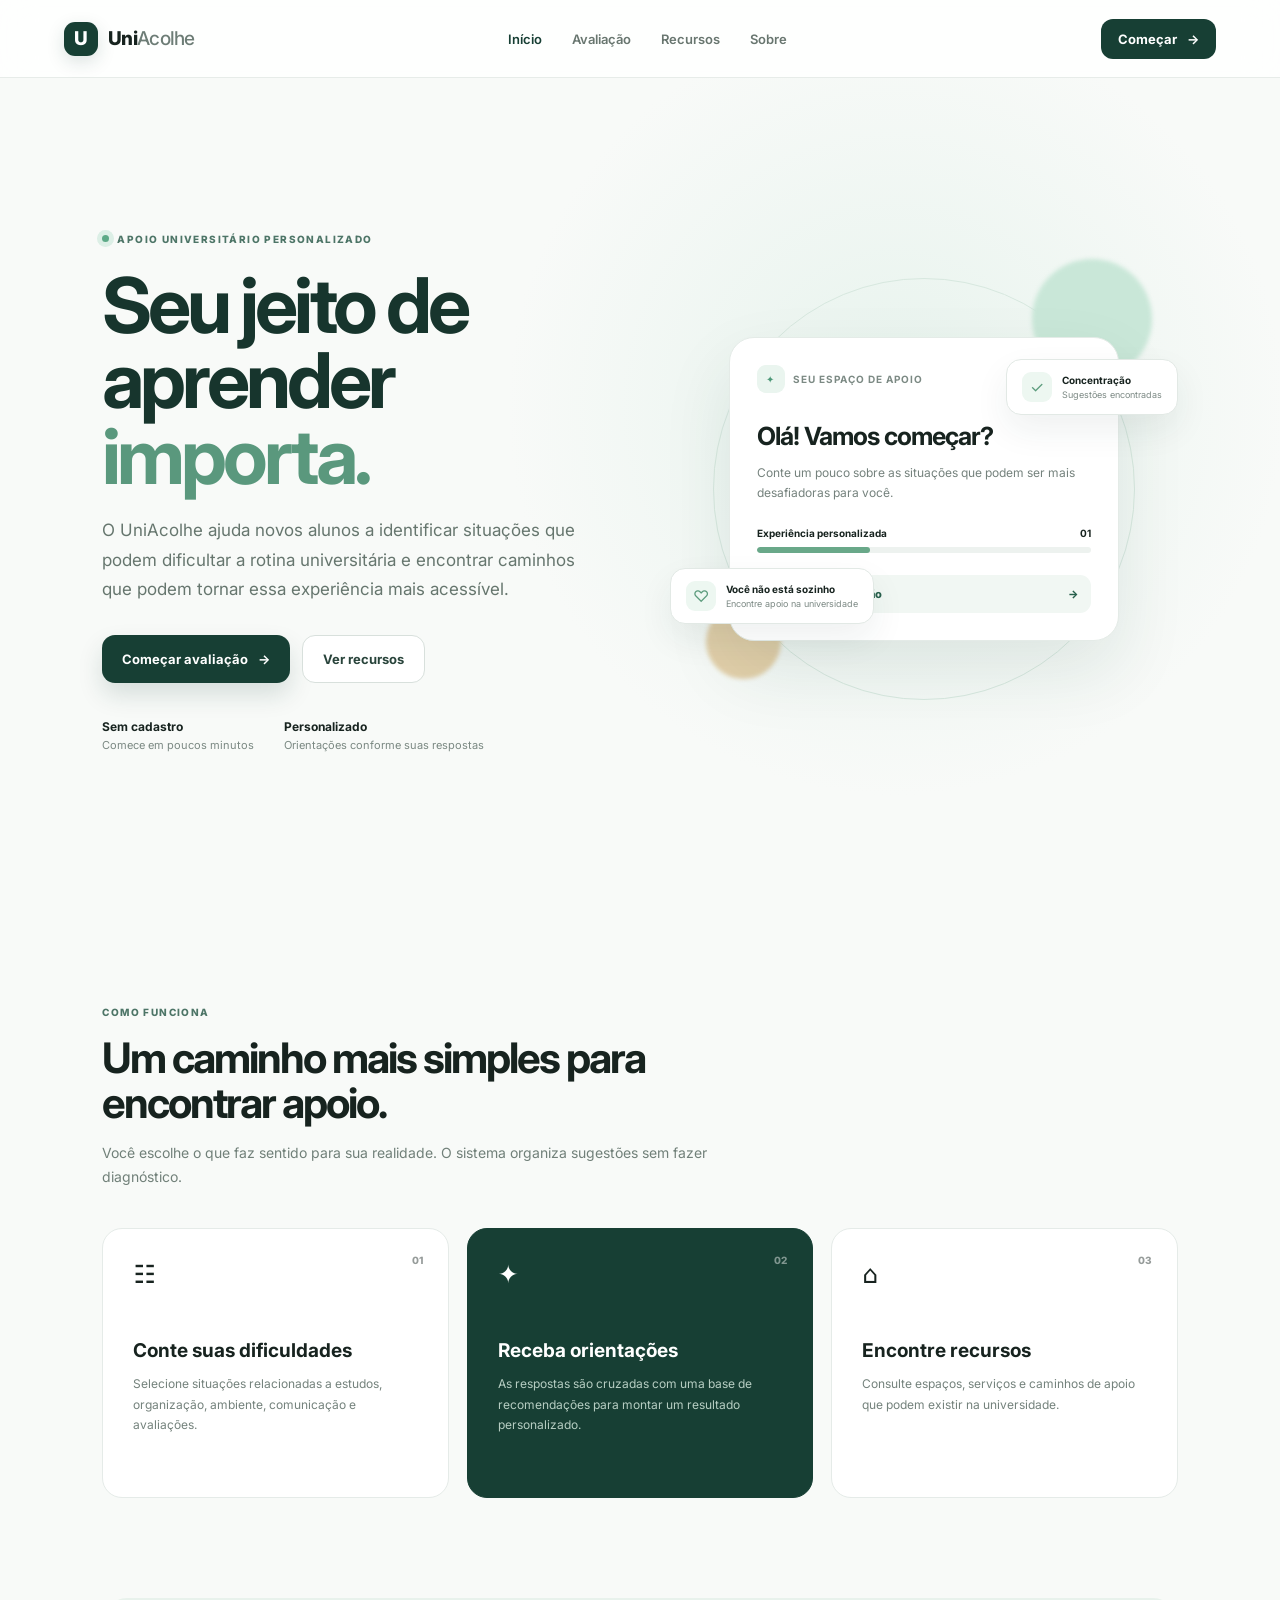
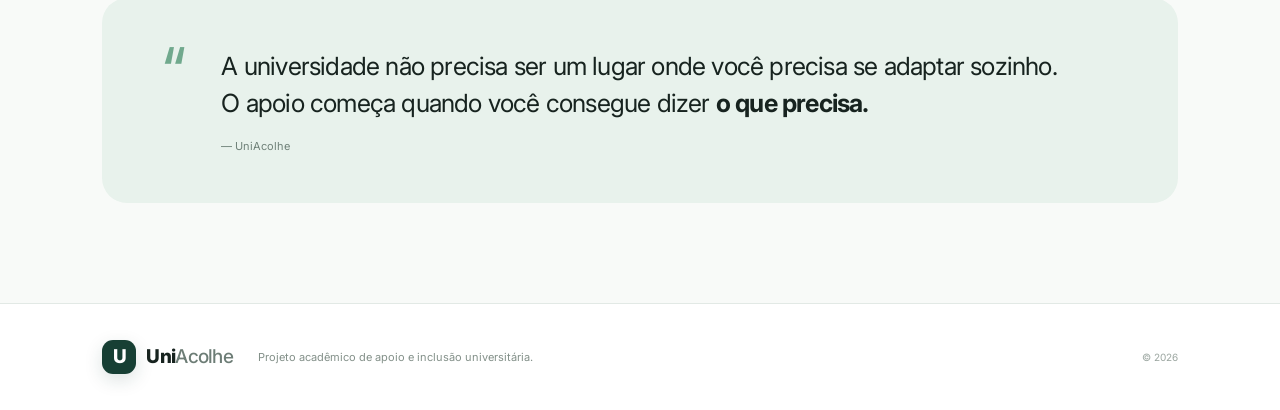
<file: index.html>
<!DOCTYPE html>
<html lang="pt-BR">
<head>
  <meta charset="UTF-8">
  <meta name="viewport" content="width=device-width, initial-scale=1.0">
  <title>UniAcolhe | Apoio ao estudante</title>
  <link rel="preconnect" href="https://fonts.googleapis.com">
  <link rel="preconnect" href="https://fonts.gstatic.com" crossorigin>
  <link href="https://fonts.googleapis.com/css2?family=Inter:wght@400;500;600;700;800&display=swap" rel="stylesheet">
  <link rel="stylesheet" href="css/style.css">
</head>
<body>
  <header class="topbar">
    <a class="brand" href="index.html"><span class="brand-mark">U</span><span>Uni<span>Acolhe</span></span></a>
    <nav>
      <a href="index.html" class="active">Início</a>
      <a href="questionario.html">Avaliação</a>
      <a href="recursos.html">Recursos</a>
      <a href="sobre.html">Sobre</a>
    </nav>
    <a class="nav-cta" href="questionario.html">Começar <span>→</span></a>
  </header>

  <main>
    <section class="hero">
      <div class="hero-copy">
        <div class="eyebrow"><span class="pulse"></span> Apoio universitário personalizado</div>
        <h1>Seu jeito de aprender<br><em>importa.</em></h1>
        <p class="hero-text">O UniAcolhe ajuda novos alunos a identificar situações que podem dificultar a rotina universitária e encontrar caminhos que podem tornar essa experiência mais acessível.</p>
        <div class="hero-actions">
          <a class="btn btn-primary" href="questionario.html">Começar avaliação <span>→</span></a>
          <a class="btn btn-ghost" href="recursos.html">Ver recursos</a>
        </div>
        <div class="trust-row">
          <div><strong>Sem cadastro</strong><span>Comece em poucos minutos</span></div>
          <div><strong>Personalizado</strong><span>Orientações conforme suas respostas</span></div>
        </div>
      </div>
      <div class="hero-visual">
        <div class="orb orb-a"></div><div class="orb orb-b"></div>
        <div class="welcome-card">
          <div class="card-top"><span class="mini-icon">✦</span><span>Seu espaço de apoio</span><span class="dots">•••</span></div>
          <h3>Olá! Vamos começar?</h3>
          <p>Conte um pouco sobre as situações que podem ser mais desafiadoras para você.</p>
          <div class="progress-label"><span>Experiência personalizada</span><b>01</b></div>
          <div class="progress"><i></i></div>
          <a href="questionario.html" class="mini-btn">Responder avaliação <span>→</span></a>
        </div>
        <div class="floating-note note-one"><span>✓</span><div><b>Concentração</b><small>Sugestões encontradas</small></div></div>
        <div class="floating-note note-two"><span>♡</span><div><b>Você não está sozinho</b><small>Encontre apoio na universidade</small></div></div>
      </div>
    </section>

    <section class="features section">
      <div class="section-heading">
        <span class="eyebrow">Como funciona</span>
        <h2>Um caminho mais simples para encontrar apoio.</h2>
        <p>Você escolhe o que faz sentido para sua realidade. O sistema organiza sugestões sem fazer diagnóstico.</p>
      </div>
      <div class="feature-grid">
        <article class="feature-card"><span class="feature-number">01</span><div class="feature-icon">☷</div><h3>Conte suas dificuldades</h3><p>Selecione situações relacionadas a estudos, organização, ambiente, comunicação e avaliações.</p></article>
        <article class="feature-card featured"><span class="feature-number">02</span><div class="feature-icon">✦</div><h3>Receba orientações</h3><p>As respostas são cruzadas com uma base de recomendações para montar um resultado personalizado.</p></article>
        <article class="feature-card"><span class="feature-number">03</span><div class="feature-icon">⌂</div><h3>Encontre recursos</h3><p>Consulte espaços, serviços e caminhos de apoio que podem existir na universidade.</p></article>
      </div>
    </section>

    <section class="statement section">
      <div class="statement-card">
        <span class="quote-mark">“</span>
        <div><p>A universidade não precisa ser um lugar onde você precisa se adaptar sozinho. O apoio começa quando você consegue dizer <strong>o que precisa.</strong></p><span>— UniAcolhe</span></div>
      </div>
    </section>
  </main>

  <footer><div class="brand"><span class="brand-mark">U</span><span>Uni<span>Acolhe</span></span></div><p>Projeto acadêmico de apoio e inclusão universitária.</p><span>© 2026</span></footer>
</body>
</html>
</file>
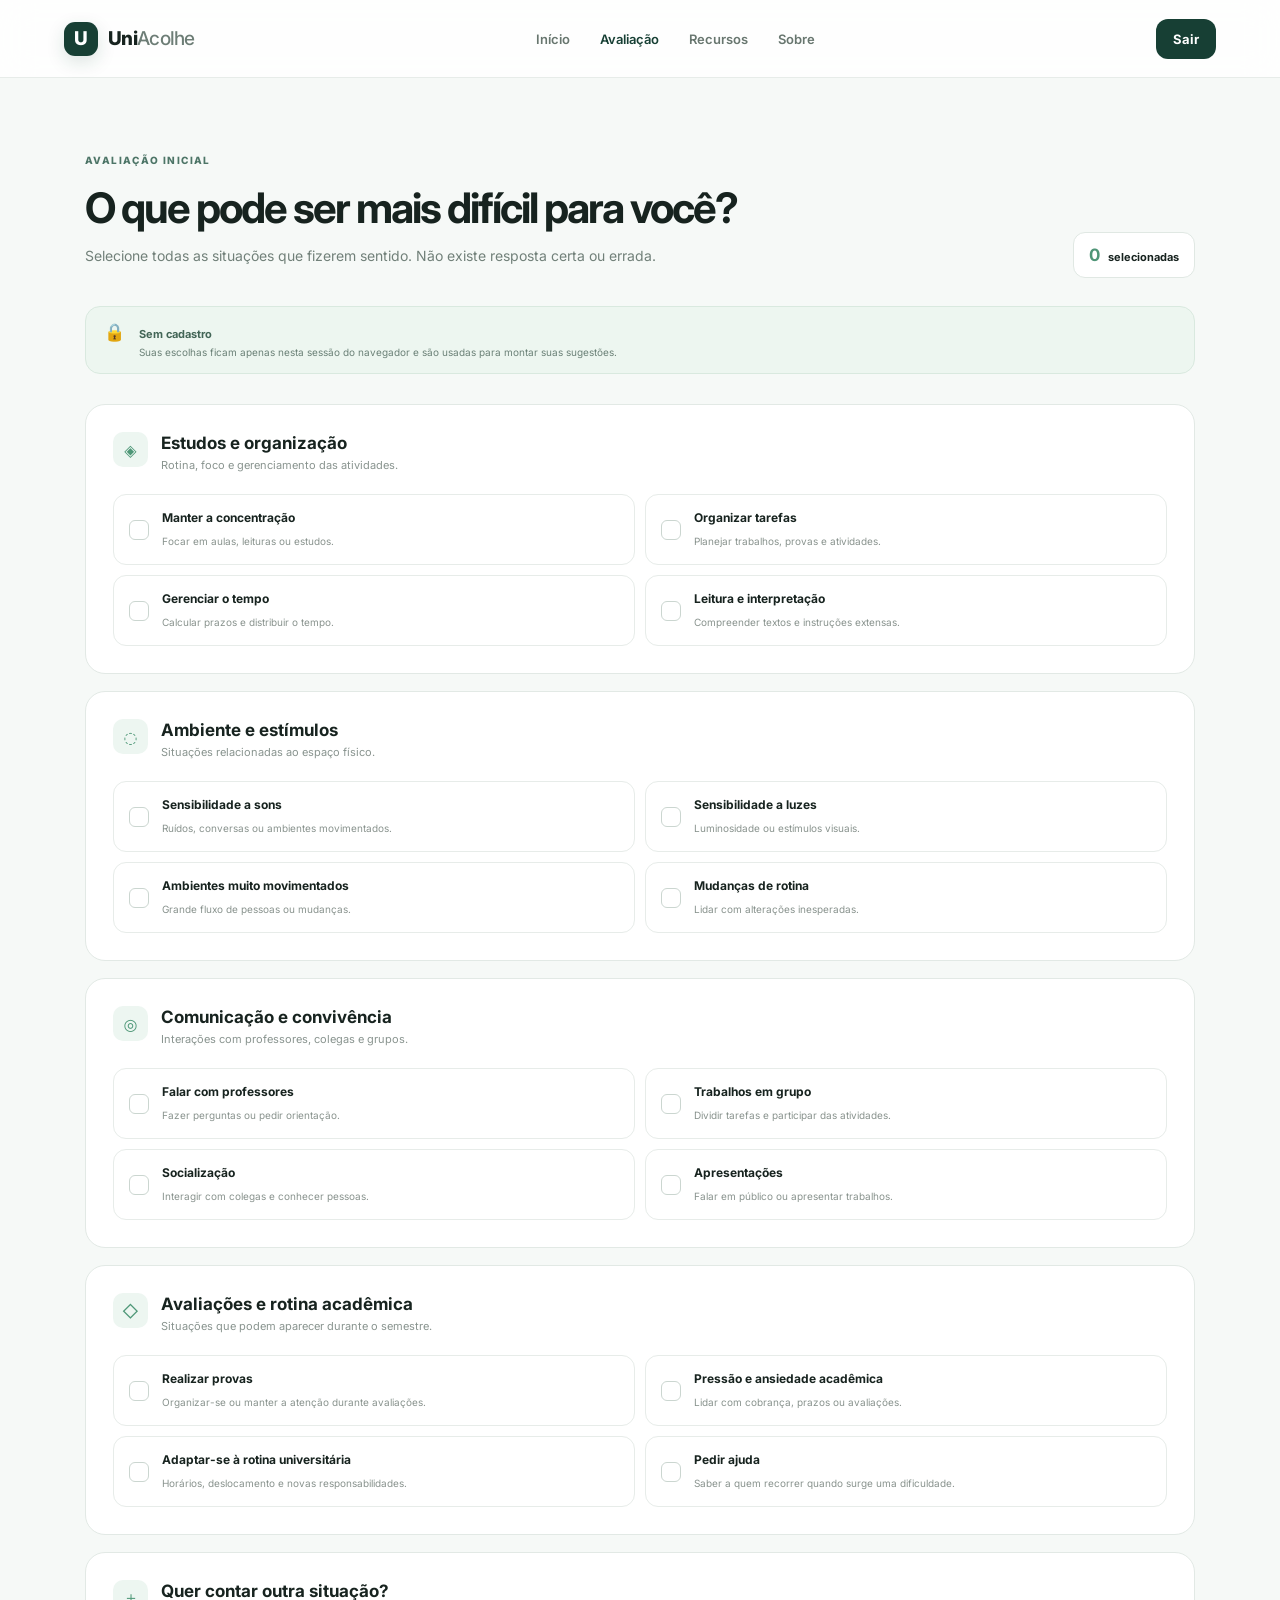
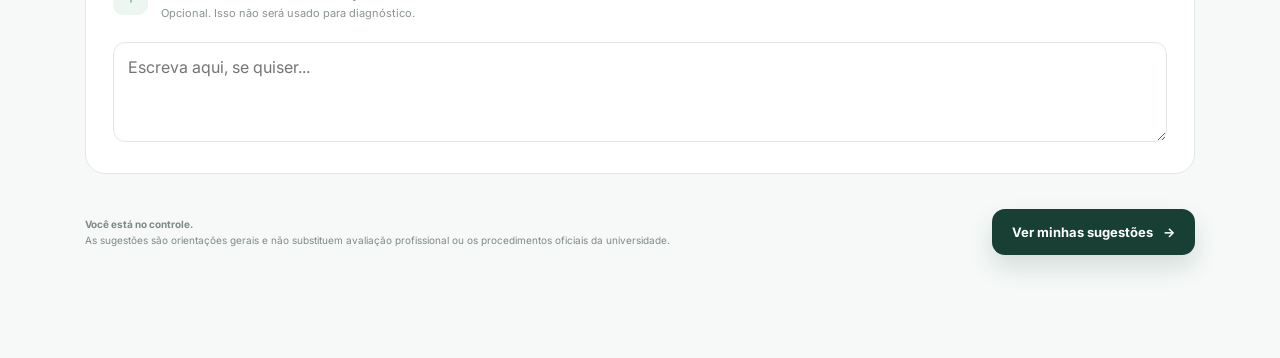
<file: questionario.html>
<!DOCTYPE html>
<html lang="pt-BR">
<head>
<meta charset="UTF-8"><meta name="viewport" content="width=device-width, initial-scale=1.0">
<title>Avaliação | UniAcolhe</title>
<link rel="preconnect" href="https://fonts.googleapis.com"><link rel="preconnect" href="https://fonts.gstatic.com" crossorigin>
<link href="https://fonts.googleapis.com/css2?family=Inter:wght@400;500;600;700;800&display=swap" rel="stylesheet">
<link rel="stylesheet" href="css/style.css">
</head>
<body class="soft-bg">
<header class="topbar"><a class="brand" href="index.html"><span class="brand-mark">U</span><span>Uni<span>Acolhe</span></span></a><nav><a href="index.html">Início</a><a href="questionario.html" class="active">Avaliação</a><a href="recursos.html">Recursos</a><a href="sobre.html">Sobre</a></nav><a class="nav-cta" href="index.html">Sair</a></header>

<main class="assessment-wrap">
  <div class="assessment-head">
    <div><span class="eyebrow">Avaliação inicial</span><h1>O que pode ser mais difícil para você?</h1><p>Selecione todas as situações que fizerem sentido. Não existe resposta certa ou errada.</p></div>
    <div class="step-pill"><span id="selectedCount">0</span> selecionadas</div>
  </div>

  <div class="privacy-note"><span>🔒</span><div><strong>Sem cadastro</strong><p>Suas escolhas ficam apenas nesta sessão do navegador e são usadas para montar suas sugestões.</p></div></div>

  <form id="assessmentForm">
    <section class="question-group"><div class="group-title"><span class="group-icon">◈</span><div><h2>Estudos e organização</h2><p>Rotina, foco e gerenciamento das atividades.</p></div></div><div class="option-grid">
      <label class="option"><input type="checkbox" name="difficulty" value="concentracao"><span class="check"></span><div><b>Manter a concentração</b><small>Focar em aulas, leituras ou estudos.</small></div></label>
      <label class="option"><input type="checkbox" name="difficulty" value="organizacao"><span class="check"></span><div><b>Organizar tarefas</b><small>Planejar trabalhos, provas e atividades.</small></div></label>
      <label class="option"><input type="checkbox" name="difficulty" value="tempo"><span class="check"></span><div><b>Gerenciar o tempo</b><small>Calcular prazos e distribuir o tempo.</small></div></label>
      <label class="option"><input type="checkbox" name="difficulty" value="leitura"><span class="check"></span><div><b>Leitura e interpretação</b><small>Compreender textos e instruções extensas.</small></div></label>
    </div></section>

    <section class="question-group"><div class="group-title"><span class="group-icon">◌</span><div><h2>Ambiente e estímulos</h2><p>Situações relacionadas ao espaço físico.</p></div></div><div class="option-grid">
      <label class="option"><input type="checkbox" name="difficulty" value="sons"><span class="check"></span><div><b>Sensibilidade a sons</b><small>Ruídos, conversas ou ambientes movimentados.</small></div></label>
      <label class="option"><input type="checkbox" name="difficulty" value="luzes"><span class="check"></span><div><b>Sensibilidade a luzes</b><small>Luminosidade ou estímulos visuais.</small></div></label>
      <label class="option"><input type="checkbox" name="difficulty" value="movimento"><span class="check"></span><div><b>Ambientes muito movimentados</b><small>Grande fluxo de pessoas ou mudanças.</small></div></label>
      <label class="option"><input type="checkbox" name="difficulty" value="mudancas"><span class="check"></span><div><b>Mudanças de rotina</b><small>Lidar com alterações inesperadas.</small></div></label>
    </div></section>

    <section class="question-group"><div class="group-title"><span class="group-icon">◎</span><div><h2>Comunicação e convivência</h2><p>Interações com professores, colegas e grupos.</p></div></div><div class="option-grid">
      <label class="option"><input type="checkbox" name="difficulty" value="professores"><span class="check"></span><div><b>Falar com professores</b><small>Fazer perguntas ou pedir orientação.</small></div></label>
      <label class="option"><input type="checkbox" name="difficulty" value="grupos"><span class="check"></span><div><b>Trabalhos em grupo</b><small>Dividir tarefas e participar das atividades.</small></div></label>
      <label class="option"><input type="checkbox" name="difficulty" value="socializacao"><span class="check"></span><div><b>Socialização</b><small>Interagir com colegas e conhecer pessoas.</small></div></label>
      <label class="option"><input type="checkbox" name="difficulty" value="apresentacao"><span class="check"></span><div><b>Apresentações</b><small>Falar em público ou apresentar trabalhos.</small></div></label>
    </div></section>

    <section class="question-group"><div class="group-title"><span class="group-icon">◇</span><div><h2>Avaliações e rotina acadêmica</h2><p>Situações que podem aparecer durante o semestre.</p></div></div><div class="option-grid">
      <label class="option"><input type="checkbox" name="difficulty" value="provas"><span class="check"></span><div><b>Realizar provas</b><small>Organizar-se ou manter a atenção durante avaliações.</small></div></label>
      <label class="option"><input type="checkbox" name="difficulty" value="pressao"><span class="check"></span><div><b>Pressão e ansiedade acadêmica</b><small>Lidar com cobrança, prazos ou avaliações.</small></div></label>
      <label class="option"><input type="checkbox" name="difficulty" value="rotina"><span class="check"></span><div><b>Adaptar-se à rotina universitária</b><small>Horários, deslocamento e novas responsabilidades.</small></div></label>
      <label class="option"><input type="checkbox" name="difficulty" value="pedirajuda"><span class="check"></span><div><b>Pedir ajuda</b><small>Saber a quem recorrer quando surge uma dificuldade.</small></div></label>
    </div></section>

    <section class="question-group other-group"><div class="group-title"><span class="group-icon">＋</span><div><h2>Quer contar outra situação?</h2><p>Opcional. Isso não será usado para diagnóstico.</p></div></div><textarea id="other" placeholder="Escreva aqui, se quiser..."></textarea></section>

    <div class="form-footer"><p><strong>Você está no controle.</strong><br>As sugestões são orientações gerais e não substituem avaliação profissional ou os procedimentos oficiais da universidade.</p><button class="btn btn-primary" type="submit">Ver minhas sugestões <span>→</span></button></div>
  </form>
</main>
<script src="js/questionario.js"></script>
</body>
</html>
</file>
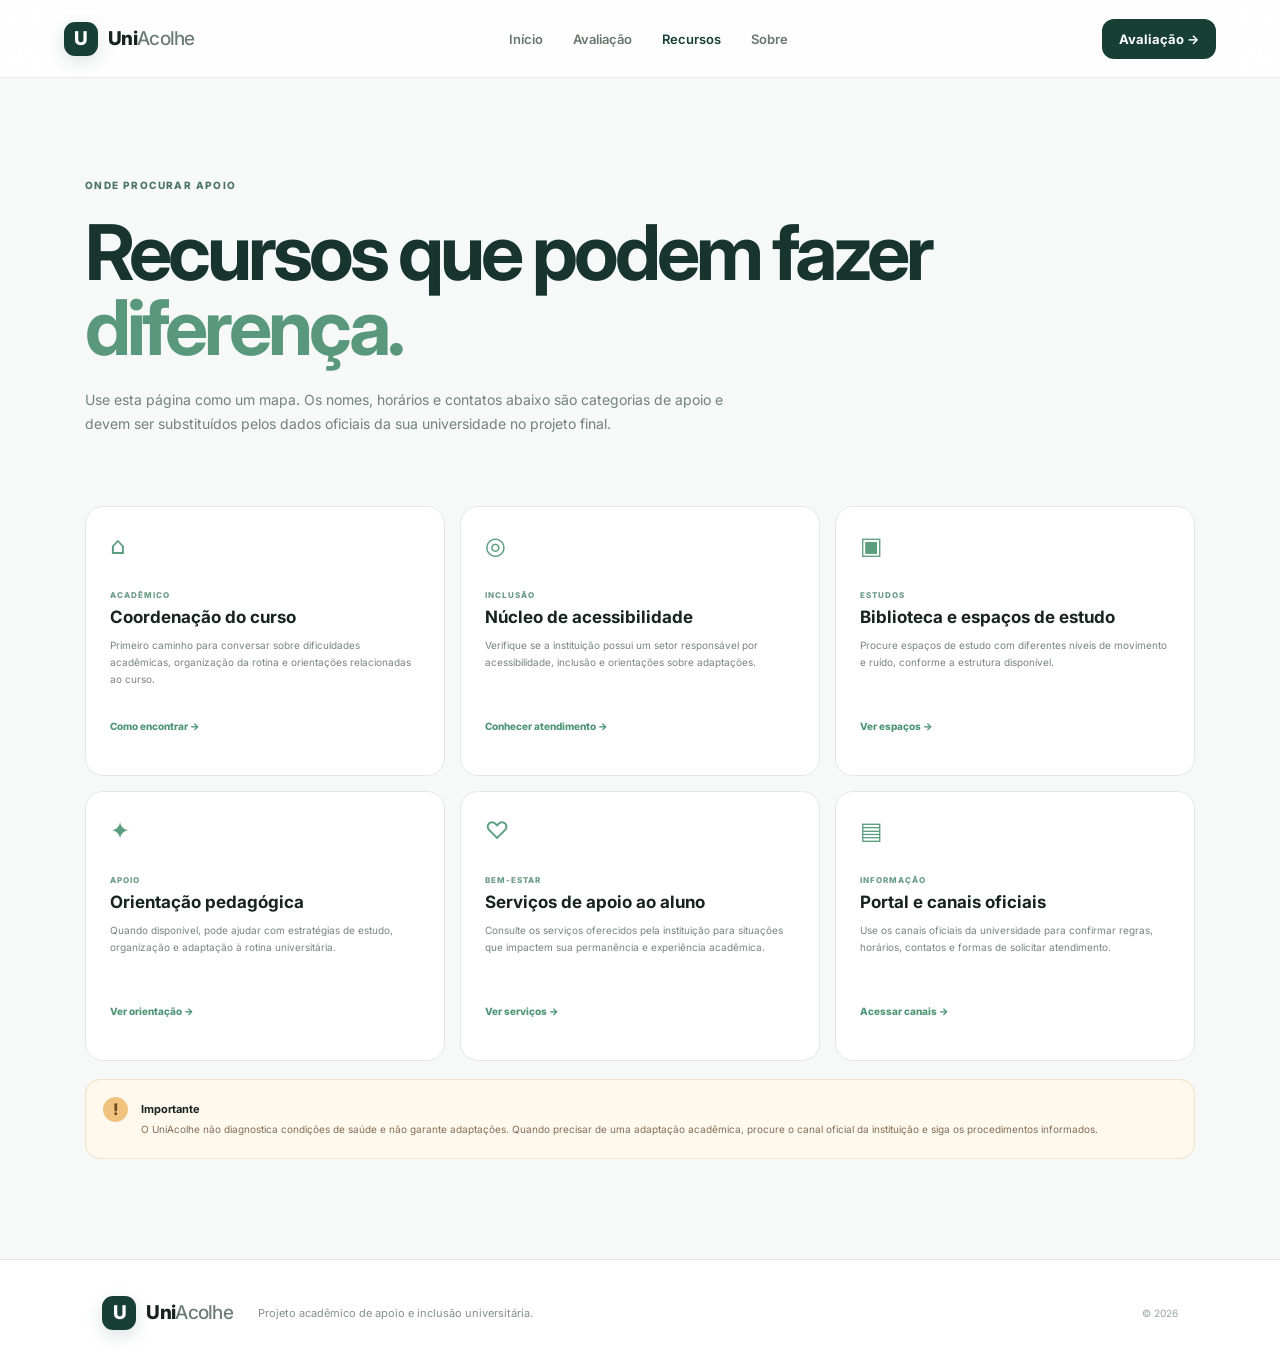
<file: recursos.html>
<!DOCTYPE html>
<html lang="pt-BR">
<head>
<meta charset="UTF-8"><meta name="viewport" content="width=device-width, initial-scale=1.0">
<title>Recursos | UniAcolhe</title>
<link rel="preconnect" href="https://fonts.googleapis.com"><link rel="preconnect" href="https://fonts.gstatic.com" crossorigin>
<link href="https://fonts.googleapis.com/css2?family=Inter:wght@400;500;600;700;800&display=swap" rel="stylesheet">
<link rel="stylesheet" href="css/style.css">
</head>
<body class="soft-bg">
<header class="topbar"><a class="brand" href="index.html"><span class="brand-mark">U</span><span>Uni<span>Acolhe</span></span></a><nav><a href="index.html">Início</a><a href="questionario.html">Avaliação</a><a href="recursos.html" class="active">Recursos</a><a href="sobre.html">Sobre</a></nav><a class="nav-cta" href="questionario.html">Avaliação →</a></header>
<main class="resources-wrap">
  <section class="page-hero"><span class="eyebrow">Onde procurar apoio</span><h1>Recursos que podem fazer<br><em>diferença.</em></h1><p>Use esta página como um mapa. Os nomes, horários e contatos abaixo são categorias de apoio e devem ser substituídos pelos dados oficiais da sua universidade no projeto final.</p></section>
  <div class="resource-grid">
    <article class="resource-card"><span class="resource-icon">⌂</span><div class="tag">ACADÊMICO</div><h3>Coordenação do curso</h3><p>Primeiro caminho para conversar sobre dificuldades acadêmicas, organização da rotina e orientações relacionadas ao curso.</p><a href="#">Como encontrar →</a></article>
    <article class="resource-card"><span class="resource-icon">◎</span><div class="tag">INCLUSÃO</div><h3>Núcleo de acessibilidade</h3><p>Verifique se a instituição possui um setor responsável por acessibilidade, inclusão e orientações sobre adaptações.</p><a href="#">Conhecer atendimento →</a></article>
    <article class="resource-card"><span class="resource-icon">▣</span><div class="tag">ESTUDOS</div><h3>Biblioteca e espaços de estudo</h3><p>Procure espaços de estudo com diferentes níveis de movimento e ruído, conforme a estrutura disponível.</p><a href="#">Ver espaços →</a></article>
    <article class="resource-card"><span class="resource-icon">✦</span><div class="tag">APOIO</div><h3>Orientação pedagógica</h3><p>Quando disponível, pode ajudar com estratégias de estudo, organização e adaptação à rotina universitária.</p><a href="#">Ver orientação →</a></article>
    <article class="resource-card"><span class="resource-icon">♡</span><div class="tag">BEM-ESTAR</div><h3>Serviços de apoio ao aluno</h3><p>Consulte os serviços oferecidos pela instituição para situações que impactem sua permanência e experiência acadêmica.</p><a href="#">Ver serviços →</a></article>
    <article class="resource-card"><span class="resource-icon">▤</span><div class="tag">INFORMAÇÃO</div><h3>Portal e canais oficiais</h3><p>Use os canais oficiais da universidade para confirmar regras, horários, contatos e formas de solicitar atendimento.</p><a href="#">Acessar canais →</a></article>
  </div>
  <div class="important-note"><span>!</span><div><strong>Importante</strong><p>O UniAcolhe não diagnostica condições de saúde e não garante adaptações. Quando precisar de uma adaptação acadêmica, procure o canal oficial da instituição e siga os procedimentos informados.</p></div></div>
</main>
<footer><div class="brand"><span class="brand-mark">U</span><span>Uni<span>Acolhe</span></span></div><p>Projeto acadêmico de apoio e inclusão universitária.</p><span>© 2026</span></footer>
</body>
</html>
</file>
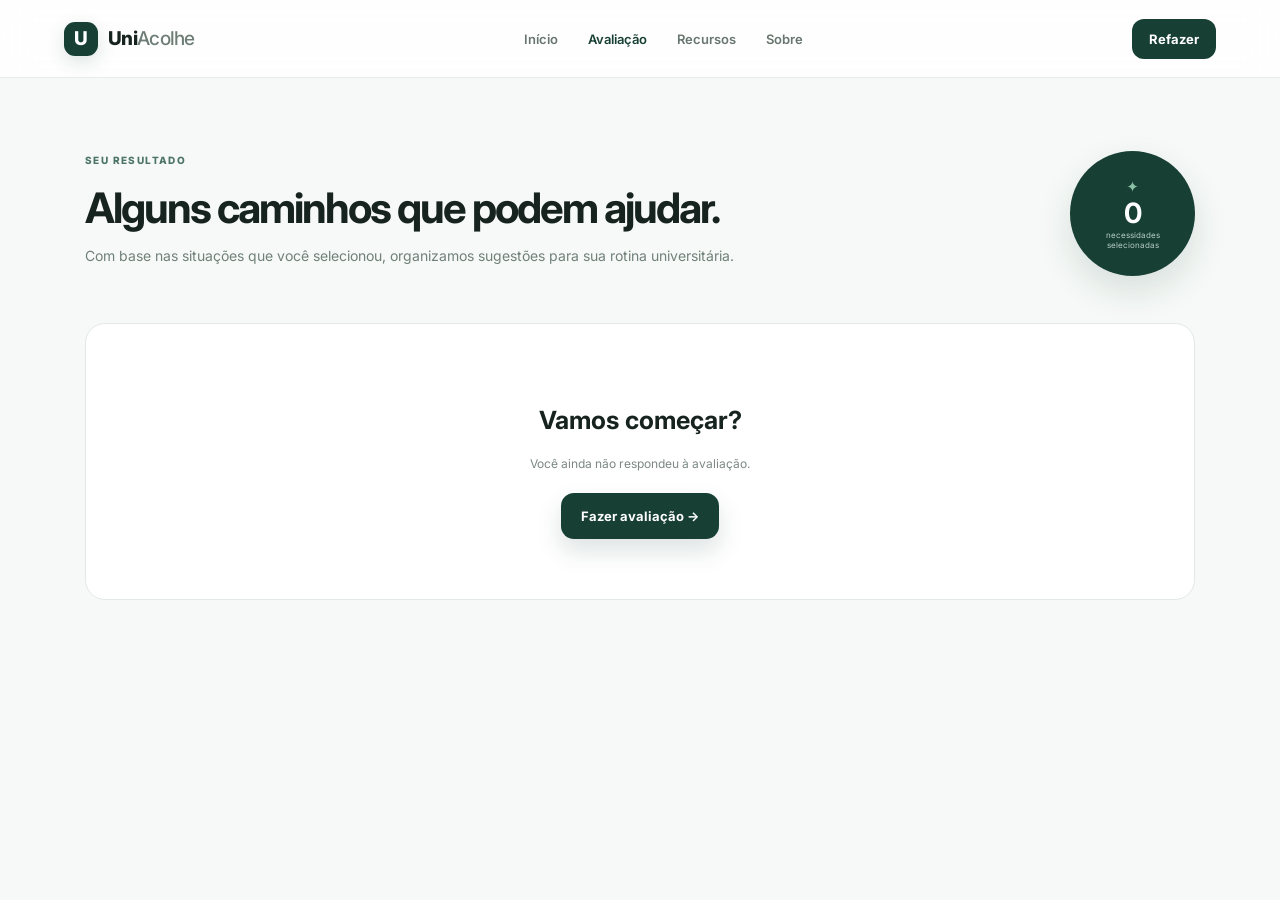
<file: resultado.html>
<!DOCTYPE html>
<html lang="pt-BR">
<head>
<meta charset="UTF-8"><meta name="viewport" content="width=device-width, initial-scale=1.0">
<title>Seu resultado | UniAcolhe</title>
<link rel="preconnect" href="https://fonts.googleapis.com"><link rel="preconnect" href="https://fonts.gstatic.com" crossorigin>
<link href="https://fonts.googleapis.com/css2?family=Inter:wght@400;500;600;700;800&display=swap" rel="stylesheet">
<link rel="stylesheet" href="css/style.css">
</head>
<body class="soft-bg">
<header class="topbar"><a class="brand" href="index.html"><span class="brand-mark">U</span><span>Uni<span>Acolhe</span></span></a><nav><a href="index.html">Início</a><a href="questionario.html" class="active">Avaliação</a><a href="recursos.html">Recursos</a><a href="sobre.html">Sobre</a></nav><a class="nav-cta" href="questionario.html">Refazer</a></header>
<main class="results-wrap">
  <section class="result-hero"><div><span class="eyebrow">Seu resultado</span><h1>Alguns caminhos que podem ajudar.</h1><p>Com base nas situações que você selecionou, organizamos sugestões para sua rotina universitária.</p></div><div class="result-badge"><span>✦</span><b id="resultCount">0</b><small>necessidades<br>selecionadas</small></div></section>
  <div id="emptyState" class="empty-state" hidden><h2>Vamos começar?</h2><p>Você ainda não respondeu à avaliação.</p><a class="btn btn-primary" href="questionario.html">Fazer avaliação →</a></div>
  <section id="resultsArea">
    <div class="result-grid"><div><div class="section-mini-title"><span>01</span><h2>Recomendações para você</h2></div><div id="recommendations" class="recommendation-list"></div></div>
    <aside><div class="side-card"><div class="side-card-head"><span>Seu mapa</span><span>✓</span></div><div id="selectedList" class="selected-list"></div><a href="questionario.html" class="text-link">Alterar respostas →</a></div>
    <div class="side-card accent-side"><span class="eyebrow">Próximo passo</span><h3>Conheça os recursos da universidade.</h3><p>Veja quais serviços e espaços podem ser úteis para sua rotina.</p><a class="btn btn-dark full" href="recursos.html">Ver recursos</a></div></aside></div>
    <section class="action-plan"><div><span class="eyebrow">Plano de apoio</span><h2>Pequenos passos para começar.</h2><p>Marque o que você já fez. As marcações ficam salvas apenas neste navegador.</p></div><div id="planList"></div></section>
  </section>
</main>
<script src="js/recomendacoes.js"></script>
</body>
</html>
</file>
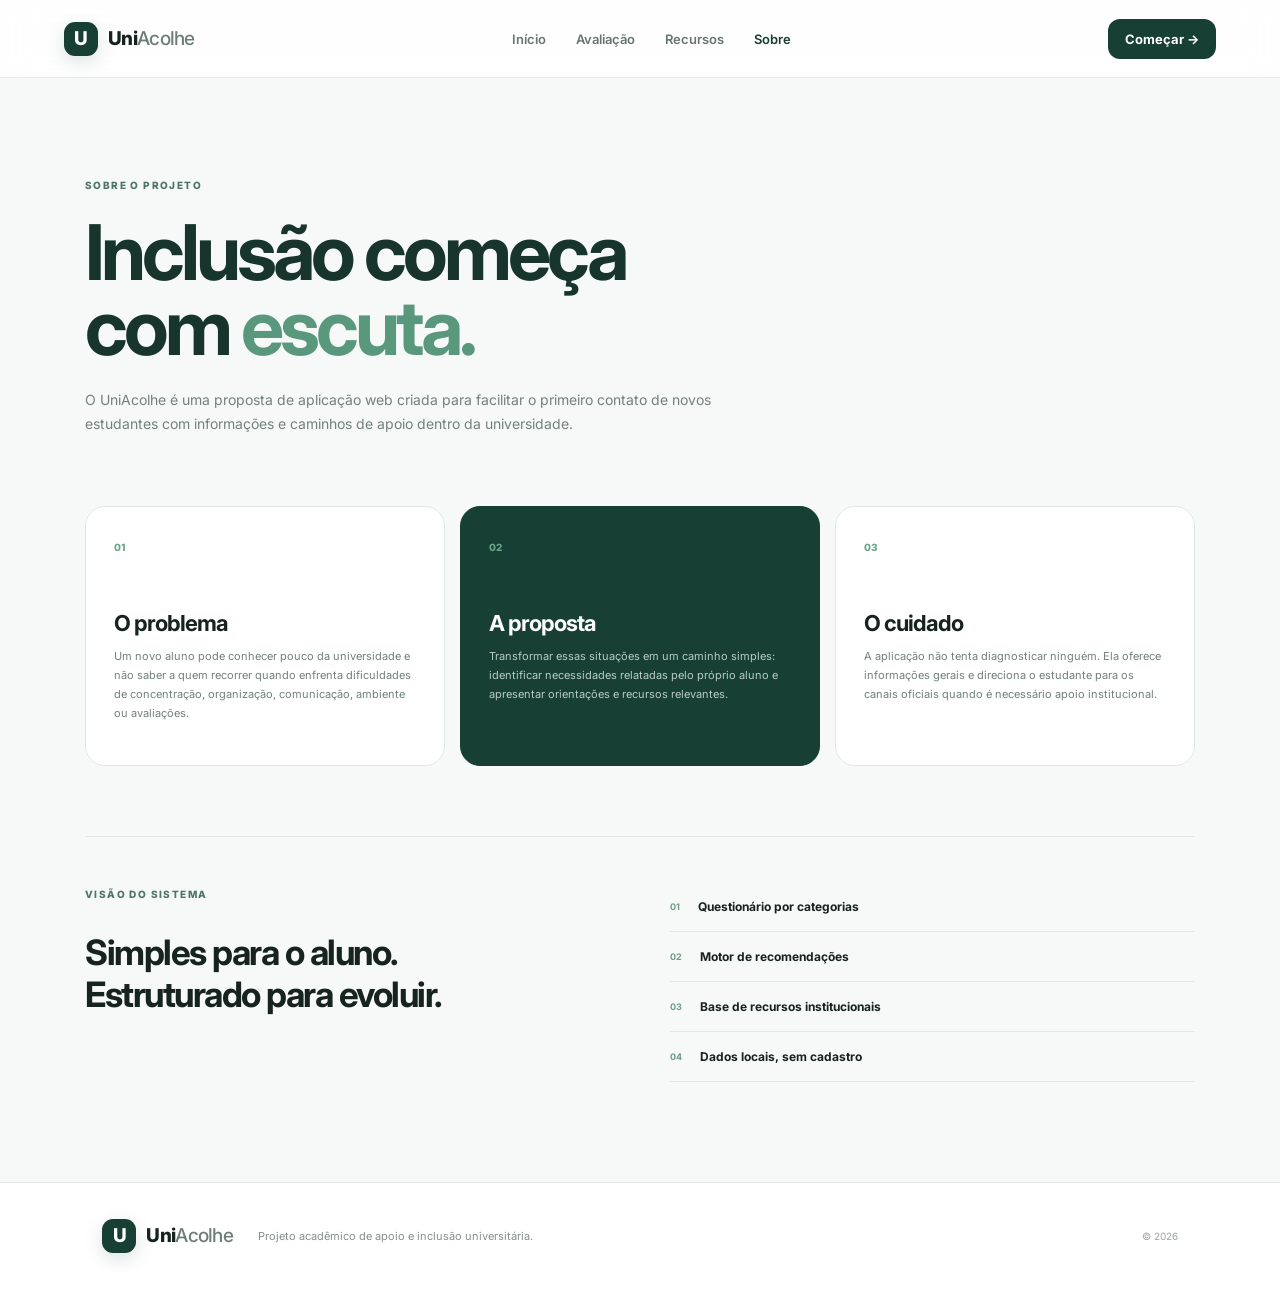
<file: sobre.html>
<!DOCTYPE html>
<html lang="pt-BR">
<head>
<meta charset="UTF-8"><meta name="viewport" content="width=device-width, initial-scale=1.0">
<title>Sobre | UniAcolhe</title>
<link rel="preconnect" href="https://fonts.googleapis.com"><link rel="preconnect" href="https://fonts.gstatic.com" crossorigin>
<link href="https://fonts.googleapis.com/css2?family=Inter:wght@400;500;600;700;800&display=swap" rel="stylesheet">
<link rel="stylesheet" href="css/style.css">
</head>
<body class="soft-bg">
<header class="topbar"><a class="brand" href="index.html"><span class="brand-mark">U</span><span>Uni<span>Acolhe</span></span></a><nav><a href="index.html">Início</a><a href="questionario.html">Avaliação</a><a href="recursos.html">Recursos</a><a href="sobre.html" class="active">Sobre</a></nav><a class="nav-cta" href="questionario.html">Começar →</a></header>
<main class="about-wrap">
<section class="about-hero"><span class="eyebrow">Sobre o projeto</span><h1>Inclusão começa<br>com <em>escuta.</em></h1><p>O UniAcolhe é uma proposta de aplicação web criada para facilitar o primeiro contato de novos estudantes com informações e caminhos de apoio dentro da universidade.</p></section>
<div class="about-grid"><article class="about-card"><span>01</span><h2>O problema</h2><p>Um novo aluno pode conhecer pouco da universidade e não saber a quem recorrer quando enfrenta dificuldades de concentração, organização, comunicação, ambiente ou avaliações.</p></article><article class="about-card dark"><span>02</span><h2>A proposta</h2><p>Transformar essas situações em um caminho simples: identificar necessidades relatadas pelo próprio aluno e apresentar orientações e recursos relevantes.</p></article><article class="about-card"><span>03</span><h2>O cuidado</h2><p>A aplicação não tenta diagnosticar ninguém. Ela oferece informações gerais e direciona o estudante para os canais oficiais quando é necessário apoio institucional.</p></article></div>
<section class="tech"><div><span class="eyebrow">Visão do sistema</span><h2>Simples para o aluno.<br>Estruturado para evoluir.</h2></div><div class="tech-list"><div><b>01</b><span>Questionário por categorias</span></div><div><b>02</b><span>Motor de recomendações</span></div><div><b>03</b><span>Base de recursos institucionais</span></div><div><b>04</b><span>Dados locais, sem cadastro</span></div></div></section>
</main>
<footer><div class="brand"><span class="brand-mark">U</span><span>Uni<span>Acolhe</span></span></div><p>Projeto acadêmico de apoio e inclusão universitária.</p><span>© 2026</span></footer>
</body>
</html>
</file>
<file: css/style.css>
*{box-sizing:border-box}html{scroll-behavior:smooth}body{margin:0;font-family:Inter,system-ui,sans-serif;color:#17231f;background:#f8faf8}a{text-decoration:none;color:inherit}button,input,textarea{font:inherit}.topbar{height:78px;display:flex;align-items:center;justify-content:space-between;padding:0 clamp(20px,5vw,72px);background:rgba(255,255,255,.86);backdrop-filter:blur(16px);border-bottom:1px solid #e7ece9;position:sticky;top:0;z-index:10}.brand{display:flex;align-items:center;gap:10px;font-size:19px;font-weight:800;letter-spacing:-.7px}.brand>span:last-child>span{font-weight:500;color:#6d7d76}.brand-mark{width:34px;height:34px;border-radius:11px;background:#173f34;color:#fff;display:grid;place-items:center;font-weight:800;box-shadow:0 6px 18px #173f3425}.topbar nav{display:flex;gap:30px;color:#68766f;font-size:13px;font-weight:600}.topbar nav a{padding:8px 0}.topbar nav a.active,.topbar nav a:hover{color:#173f34}.nav-cta{font-size:13px;font-weight:700;background:#173f34;color:white;padding:12px 17px;border-radius:12px}.nav-cta span{margin-left:7px}.hero{min-height:calc(100vh - 78px);display:grid;grid-template-columns:1fr 1fr;align-items:center;gap:60px;padding:80px clamp(25px,8vw,120px);background:radial-gradient(circle at 70% 40%,#e7f3ed 0,#f8faf8 38%,#f8faf8 100%);overflow:hidden}.hero-copy{max-width:650px}.eyebrow{display:inline-flex;align-items:center;gap:8px;text-transform:uppercase;letter-spacing:1.4px;font-size:10px;font-weight:800;color:#4d7567}.pulse{width:7px;height:7px;border-radius:50%;background:#5da987;box-shadow:0 0 0 5px #dcefe6}.hero h1,.page-hero h1,.about-hero h1{font-size:clamp(48px,6vw,82px);line-height:.98;letter-spacing:-4px;margin:22px 0;color:#17352d}.hero h1 em,.page-hero h1 em,.about-hero h1 em{font-style:normal;color:#5a987d}.hero-text{max-width:590px;font-size:17px;line-height:1.75;color:#66766e}.hero-actions{display:flex;gap:12px;margin:30px 0}.btn{display:inline-flex;align-items:center;justify-content:center;gap:10px;border:0;cursor:pointer;font-weight:700;font-size:13px;padding:15px 20px;border-radius:13px;transition:.2s}.btn-primary{background:#173f34;color:#fff;box-shadow:0 12px 25px #173f3425}.btn-primary:hover{transform:translateY(-2px);background:#205347}.btn-ghost{border:1px solid #d8e0dc;background:white;color:#29443b}.btn-dark{background:#173f34;color:white}.full{width:100%;margin-top:18px}.trust-row{display:flex;gap:30px;margin-top:36px}.trust-row div{display:flex;flex-direction:column;gap:4px}.trust-row strong{font-size:12px}.trust-row span{font-size:11px;color:#7a8882}.hero-visual{height:500px;position:relative;display:grid;place-items:center}.hero-visual:before{content:"";position:absolute;width:420px;height:420px;border-radius:50%;border:1px solid #d7e8df}.orb{position:absolute;border-radius:50%;filter:blur(2px)}.orb-a{width:120px;height:120px;background:#c9e7d8;right:5%;top:4%}.orb-b{width:75px;height:75px;background:#e2cfa9;left:7%;bottom:12%}.welcome-card{position:relative;width:min(390px,82%);background:#fff;border:1px solid #e4ebe7;border-radius:25px;padding:27px;box-shadow:0 30px 70px #173f3418;z-index:2}.card-top{display:flex;align-items:center;gap:8px;font-size:10px;font-weight:700;color:#7c8a84;text-transform:uppercase;letter-spacing:1px}.mini-icon{width:28px;height:28px;background:#eaf5ef;color:#4d9878;border-radius:9px;display:grid;place-items:center}.dots{margin-left:auto}.welcome-card h3{font-size:25px;letter-spacing:-1px;margin:28px 0 8px}.welcome-card p{font-size:12px;line-height:1.6;color:#75827d}.progress-label{display:flex;justify-content:space-between;font-size:10px;font-weight:700;margin:25px 0 8px}.progress{height:6px;background:#edf2ef;border-radius:10px;overflow:hidden}.progress i{display:block;width:34%;height:100%;background:#69a889;border-radius:10px}.mini-btn{display:flex;justify-content:space-between;margin-top:22px;padding:12px;background:#f1f7f3;border-radius:11px;color:#28604c;font-size:11px;font-weight:800}.floating-note{position:absolute;background:white;border:1px solid #e2e9e5;border-radius:15px;padding:12px 15px;display:flex;gap:10px;align-items:center;box-shadow:0 15px 35px #173f3412;z-index:3}.floating-note>span{width:30px;height:30px;display:grid;place-items:center;background:#edf7f1;border-radius:9px;color:#5b9b7c}.floating-note div{display:flex;flex-direction:column;gap:3px}.floating-note b{font-size:10px}.floating-note small{font-size:9px;color:#7c8984}.note-one{right:0;top:24%}.note-two{left:0;bottom:23%}.section{padding:100px clamp(25px,8vw,120px)}.section-heading{max-width:650px;margin-bottom:40px}.section-heading h2{font-size:42px;letter-spacing:-2px;line-height:1.08;margin:15px 0}.section-heading p{color:#718079;line-height:1.7;font-size:14px}.feature-grid{display:grid;grid-template-columns:repeat(3,1fr);gap:18px}.feature-card{background:#fff;border:1px solid #e5ebe8;padding:30px;border-radius:20px;position:relative;min-height:270px}.feature-card.featured{background:#173f34;color:white;border-color:#173f34}.feature-card.featured p{color:#b7cec3}.feature-number{position:absolute;right:25px;top:25px;font-size:10px;font-weight:800;opacity:.45}.feature-icon{font-size:25px;margin-bottom:50px}.feature-card h3{font-size:19px;margin:0 0 10px}.feature-card p{font-size:12px;line-height:1.7;color:#74827c}.statement{padding-top:0}.statement-card{background:#e8f2ec;border-radius:25px;padding:50px 60px;display:flex;gap:35px;align-items:flex-start}.quote-mark{font-size:70px;line-height:.7;color:#70a98d}.statement p{font-size:25px;line-height:1.45;letter-spacing:-.8px;max-width:850px;margin:0}.statement span:last-child{font-size:11px;color:#6f8178;display:block;margin-top:18px}footer{padding:35px clamp(25px,8vw,120px);border-top:1px solid #e2e9e5;display:flex;align-items:center;gap:25px;background:#fff}footer p{font-size:11px;color:#839089;margin-right:auto}footer>span{font-size:10px;color:#9aa59f}.soft-bg{background:#f6f9f7}.assessment-wrap,.results-wrap,.resources-wrap,.about-wrap{max-width:1160px;margin:0 auto;padding:70px 25px 100px}.assessment-head{display:flex;justify-content:space-between;gap:30px;align-items:end;margin-bottom:28px}.assessment-head h1,.result-hero h1{font-size:42px;letter-spacing:-2px;margin:14px 0 8px}.assessment-head p,.result-hero p{color:#718079;font-size:14px}.step-pill{background:#fff;border:1px solid #e0e8e3;padding:12px 15px;border-radius:12px;font-size:11px;font-weight:700;white-space:nowrap}.step-pill span{color:#4f9577;font-size:17px;margin-right:5px}.privacy-note{display:flex;gap:14px;background:#edf6f0;border:1px solid #d9e9df;border-radius:15px;padding:15px 18px;margin-bottom:30px;color:#426556}.privacy-note span{font-size:17px}.privacy-note strong{font-size:11px}.privacy-note p{font-size:10px;margin:4px 0 0;color:#6b8177}.question-group{background:#fff;border:1px solid #e2e9e5;border-radius:20px;padding:27px;margin:17px 0}.group-title{display:flex;gap:13px;align-items:flex-start;margin-bottom:22px}.group-icon{width:35px;height:35px;border-radius:10px;background:#edf6f1;color:#4e9777;display:grid;place-items:center}.group-title h2{font-size:17px;margin:1px 0 5px}.group-title p{font-size:11px;color:#89948f;margin:0}.option-grid{display:grid;grid-template-columns:1fr 1fr;gap:10px}.option{display:flex;gap:13px;align-items:center;border:1px solid #e7ece9;border-radius:13px;padding:15px;cursor:pointer;transition:.15s}.option:hover,.option.selected{border-color:#9dc9b4;background:#f4faf6}.option input{display:none}.check{width:20px;height:20px;border:1.5px solid #cbd6d0;border-radius:6px;flex:none;position:relative}.option input:checked+.check{background:#4f9577;border-color:#4f9577}.option input:checked+.check:after{content:'✓';color:white;font-size:12px;position:absolute;left:4px;top:1px}.option b{font-size:12px;display:block;margin-bottom:4px}.option small{font-size:10px;color:#89938e}.other-group textarea{width:100%;min-height:100px;border:1px solid #e1e8e4;border-radius:12px;padding:14px;resize:vertical;outline:none}.other-group textarea:focus{border-color:#72a98f}.form-footer{display:flex;justify-content:space-between;align-items:center;gap:30px;padding-top:15px}.form-footer p{font-size:10px;line-height:1.6;color:#7e8a85}.results-wrap{max-width:1160px}.result-hero{display:flex;justify-content:space-between;align-items:center;gap:25px;padding-bottom:45px}.result-badge{min-width:125px;height:125px;border-radius:50%;background:#173f34;color:white;display:flex;flex-direction:column;align-items:center;justify-content:center;box-shadow:0 15px 35px #173f3422}.result-badge span{font-size:15px;color:#8bc0a6}.result-badge b{font-size:28px}.result-badge small{font-size:8px;text-align:center;color:#b8cec4}.result-grid{display:grid;grid-template-columns:1fr 300px;gap:28px}.section-mini-title{display:flex;align-items:center;gap:12px;margin-bottom:18px}.section-mini-title span{font-size:10px;color:#6aa187;font-weight:800}.section-mini-title h2{font-size:19px;margin:0}.recommendation{background:#fff;border:1px solid #e2e9e5;border-radius:18px;padding:23px;margin-bottom:12px}.rec-head{display:flex;align-items:center;gap:12px}.rec-icon{width:37px;height:37px;background:#edf6f1;color:#4f9577;border-radius:10px;display:grid;place-items:center}.rec-head div:nth-child(2){flex:1}.rec-head span{font-size:8px;letter-spacing:1px;text-transform:uppercase;color:#7b8b83;font-weight:800}.rec-head h3{font-size:15px;margin:3px 0}.priority{font-size:8px;padding:6px 8px;border-radius:20px;background:#f2f5f3;color:#60736a}.priority.high{background:#fff1e6;color:#a66c37}.recommendation>p{font-size:11px;line-height:1.7;color:#6f7e77;margin:17px 0}.recommendation ul{margin:0;padding:14px 0 0 18px;border-top:1px solid #edf1ef}.recommendation li{font-size:10px;color:#52645b;margin:7px 0}.side-card{background:#fff;border:1px solid #e2e9e5;border-radius:18px;padding:22px;margin-bottom:15px}.side-card-head{display:flex;justify-content:space-between;font-size:10px;font-weight:800;text-transform:uppercase;letter-spacing:1px}.side-card-head span:last-child{color:#66a185}.selected-list{display:flex;flex-wrap:wrap;gap:6px;margin:18px 0}.selected-list span{font-size:9px;background:#edf6f1;color:#477a65;padding:7px 9px;border-radius:8px}.text-link{font-size:10px;color:#4f9577;font-weight:800}.accent-side{background:#e5f1ea;border-color:#d7e8dd}.accent-side h3{font-size:18px;line-height:1.25;margin:13px 0 7px}.accent-side p{font-size:10px;line-height:1.6;color:#64776d}.action-plan{margin-top:50px;background:#173f34;color:#fff;border-radius:22px;padding:30px;display:grid;grid-template-columns:1fr 1fr;gap:35px}.action-plan h2{font-size:25px;letter-spacing:-1px;margin:13px 0 7px}.action-plan p{font-size:10px;color:#b6ccc2;line-height:1.6}.plan-item{display:flex;align-items:center;gap:11px;background:#214b40;border:1px solid #2d5b4f;border-radius:10px;padding:11px;margin:6px 0;cursor:pointer}.plan-item input{display:none}.plan-check{width:19px;height:19px;border:1px solid #66897c;border-radius:6px;color:transparent;text-align:center;font-size:12px}.plan-item input:checked+.plan-check{background:#7ab69a;color:#173f34;border-color:#7ab69a}.plan-item b{font-size:10px}.page-hero,.about-hero{padding:25px 0 55px}.page-hero p,.about-hero p{max-width:680px;color:#74817c;line-height:1.75;font-size:14px}.resource-grid{display:grid;grid-template-columns:repeat(3,1fr);gap:15px}.resource-card{background:#fff;border:1px solid #e2e9e5;border-radius:18px;padding:24px;min-height:270px}.resource-icon{font-size:24px;color:#5b9d7f}.tag{font-size:8px;letter-spacing:1px;color:#6a9b85;font-weight:800;margin-top:30px}.resource-card h3{font-size:17px;margin:7px 0}.resource-card p{font-size:10px;line-height:1.7;color:#77847e;min-height:67px}.resource-card a{font-size:10px;color:#4f9577;font-weight:800}.important-note{display:flex;gap:13px;margin-top:18px;background:#fff8ed;border:1px solid #f1e1c7;padding:17px;border-radius:15px}.important-note>span{width:25px;height:25px;border-radius:50%;background:#f0c27e;color:#70491f;display:grid;place-items:center;font-weight:800}.important-note strong{font-size:11px}.important-note p{font-size:10px;color:#806e58;line-height:1.6;margin:4px 0}.about-grid{display:grid;grid-template-columns:repeat(3,1fr);gap:15px}.about-card{background:#fff;border:1px solid #e2e9e5;border-radius:20px;padding:28px;min-height:260px}.about-card.dark{background:#173f34;color:white;border-color:#173f34}.about-card>span{font-size:10px;color:#6aa58a;font-weight:800}.about-card h2{font-size:22px;letter-spacing:-1px;margin:55px 0 10px}.about-card p{font-size:11px;line-height:1.75;color:#718079}.about-card.dark p{color:#b8ccc3}.tech{margin-top:70px;border-top:1px solid #dfe7e2;padding-top:45px;display:grid;grid-template-columns:1fr 1fr;gap:60px}.tech h2{font-size:35px;letter-spacing:-1.5px}.tech-list div{display:flex;align-items:center;gap:18px;padding:17px 0;border-bottom:1px solid #e1e8e4}.tech-list b{font-size:9px;color:#6b9e86}.tech-list span{font-size:12px;font-weight:700}.empty-state{text-align:center;background:white;border:1px solid #e2e9e5;border-radius:20px;padding:60px}.empty-state h2{font-size:25px}.empty-state p{font-size:12px;color:#7c8983;margin-bottom:22px}@media(max-width:850px){.topbar nav{display:none}.hero{grid-template-columns:1fr;padding-top:55px}.hero-visual{height:410px}.feature-grid,.resource-grid,.about-grid{grid-template-columns:1fr}.result-grid,.action-plan,.tech{grid-template-columns:1fr}.assessment-head{align-items:flex-start;flex-direction:column}.option-grid{grid-template-columns:1fr}.statement-card{padding:35px 25px}.statement p{font-size:20px}.trust-row{flex-direction:column;gap:12px}.floating-note{transform:scale(.9)}.note-one{right:-5px}.note-two{left:-5px}.hero h1,.page-hero h1,.about-hero h1{letter-spacing:-2.5px}.form-footer{flex-direction:column;align-items:stretch}.form-footer .btn{width:100%}footer{flex-wrap:wrap}footer p{width:100%;order:3}.result-hero{align-items:flex-start}.result-badge{min-width:95px;height:95px}.result-badge b{font-size:23px}}
</file>
